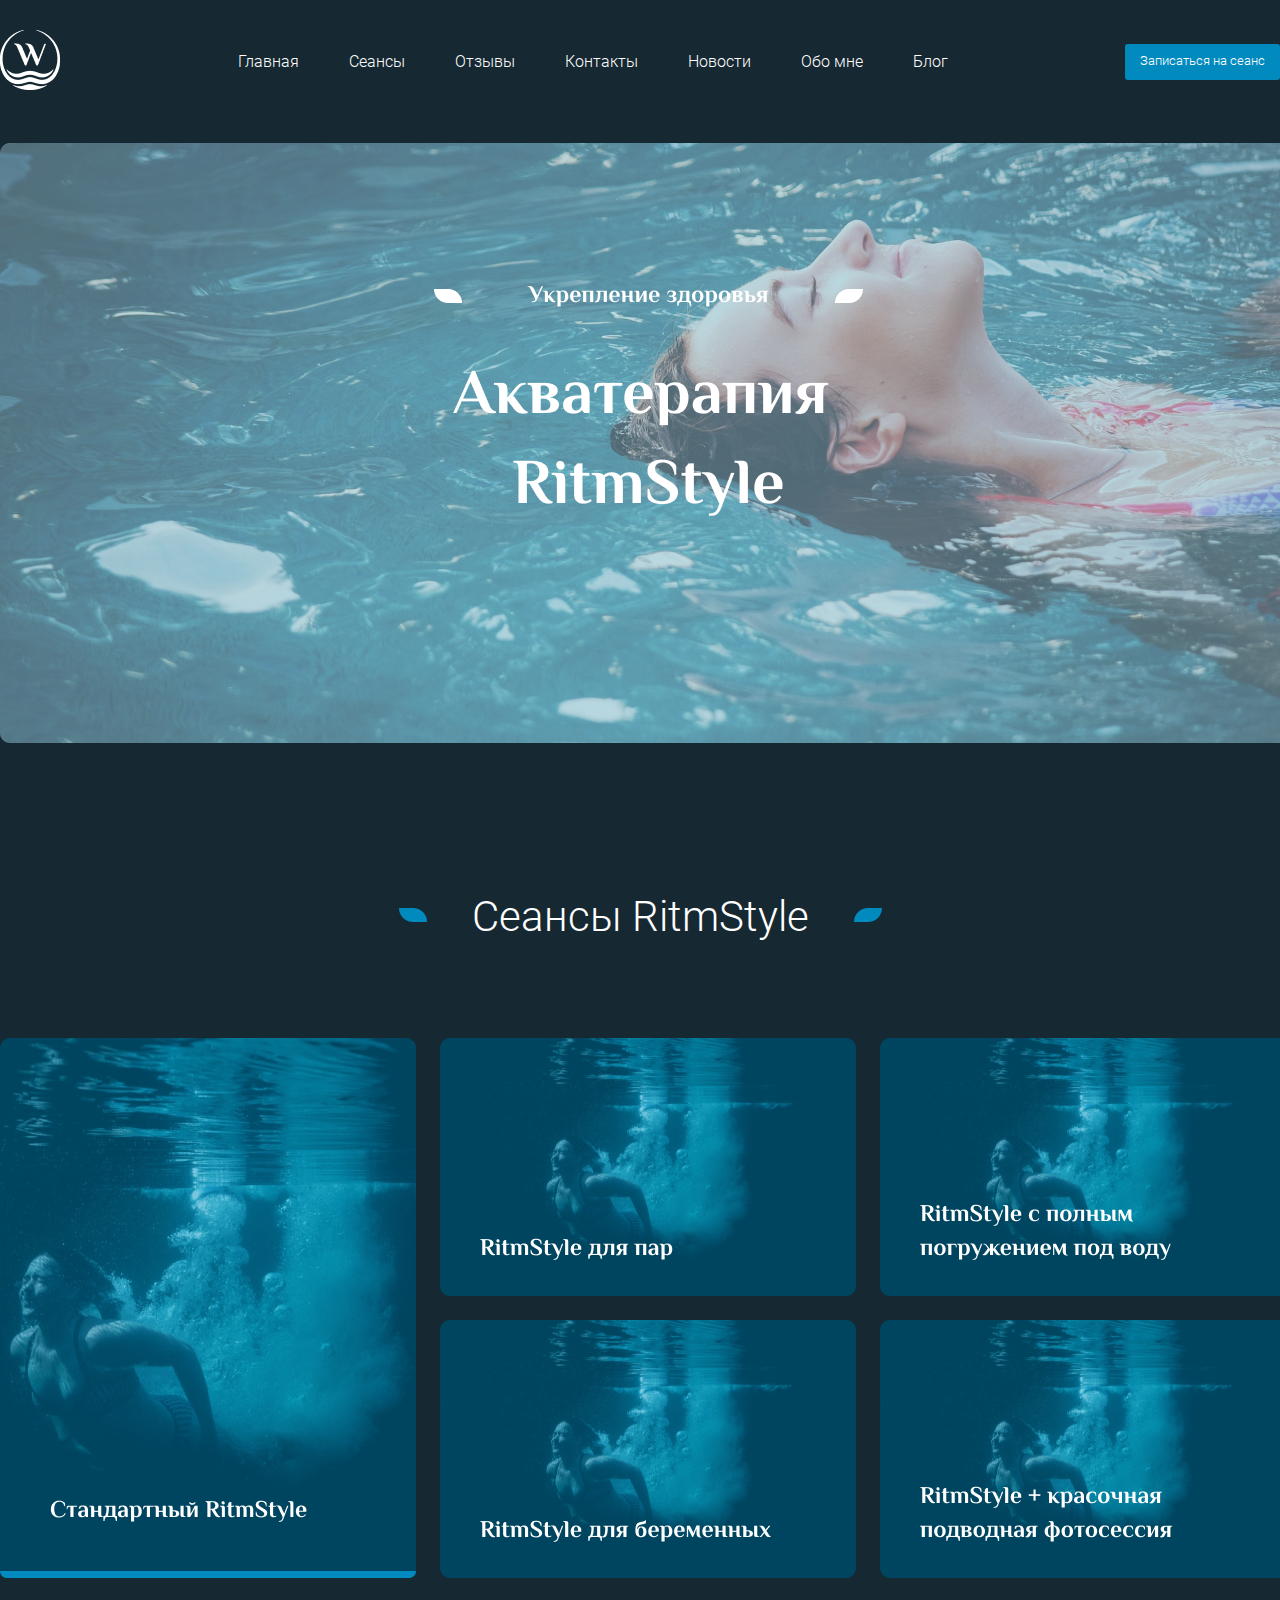
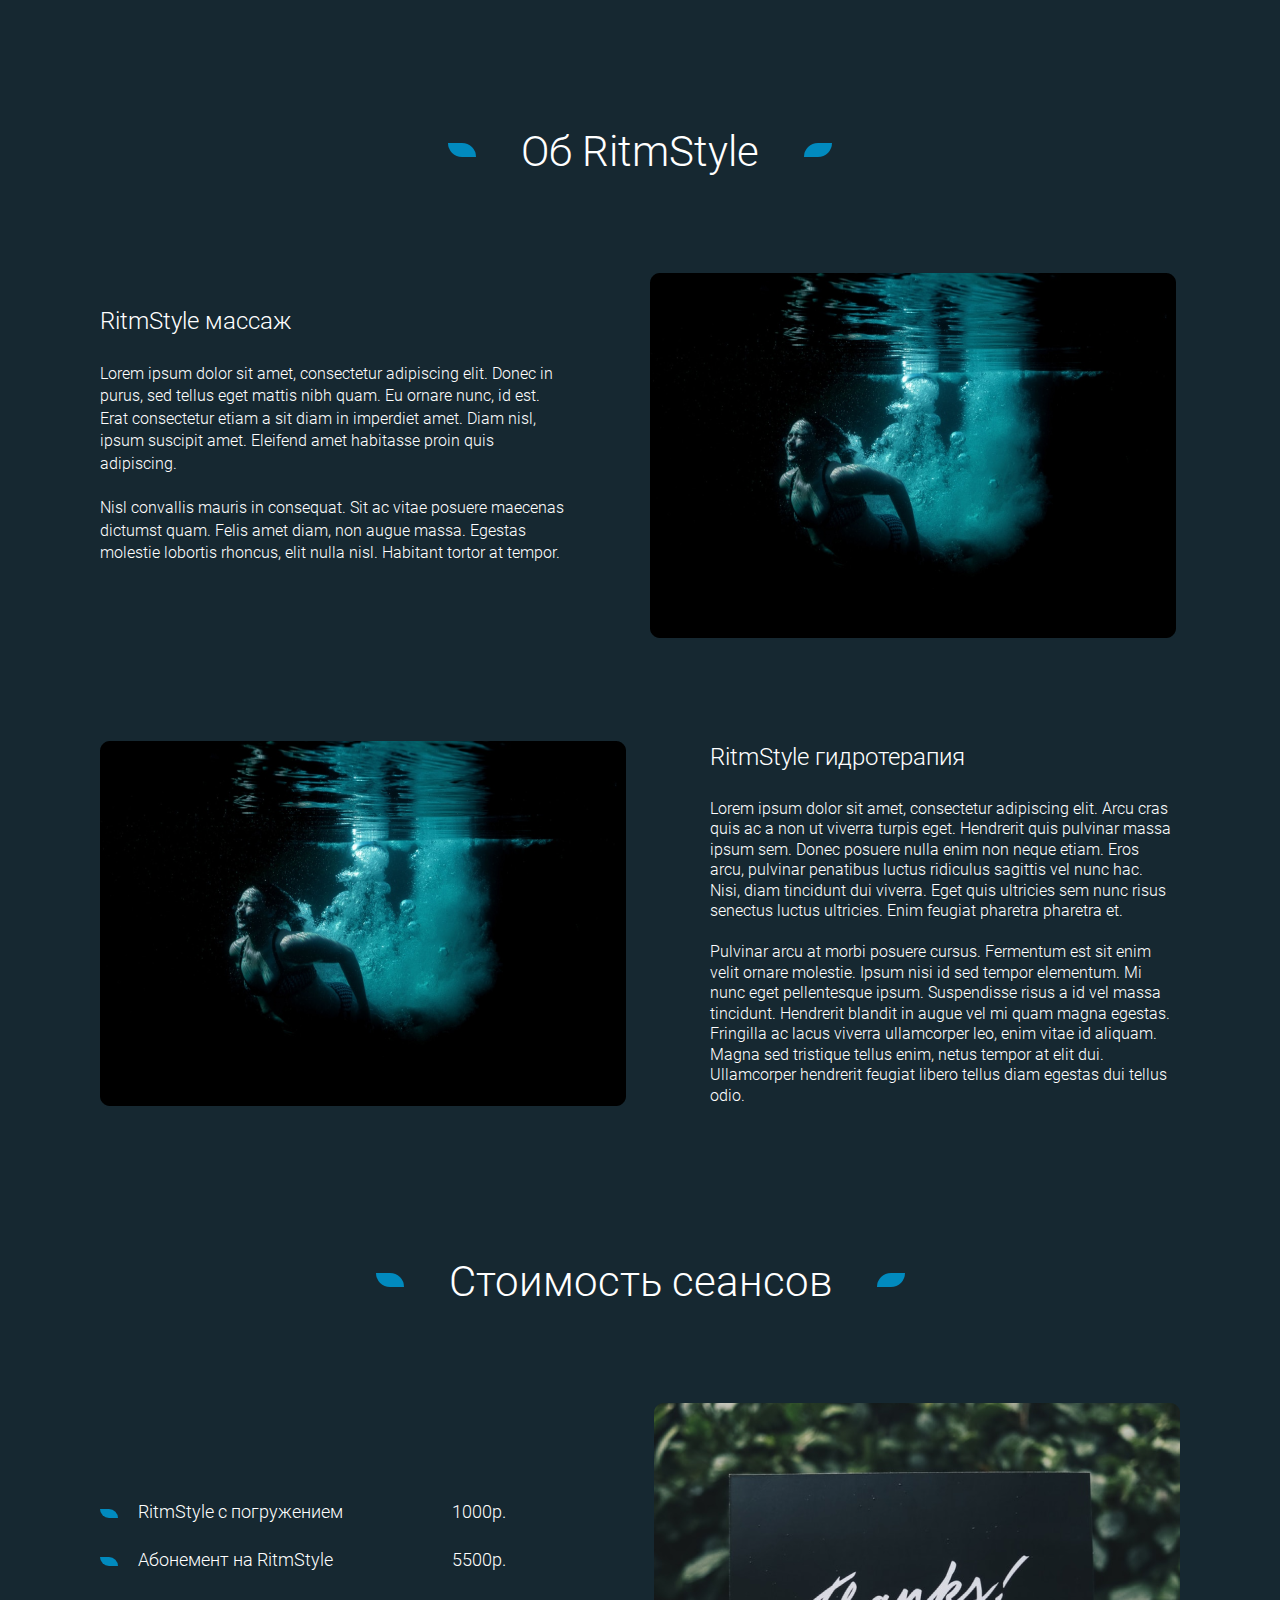
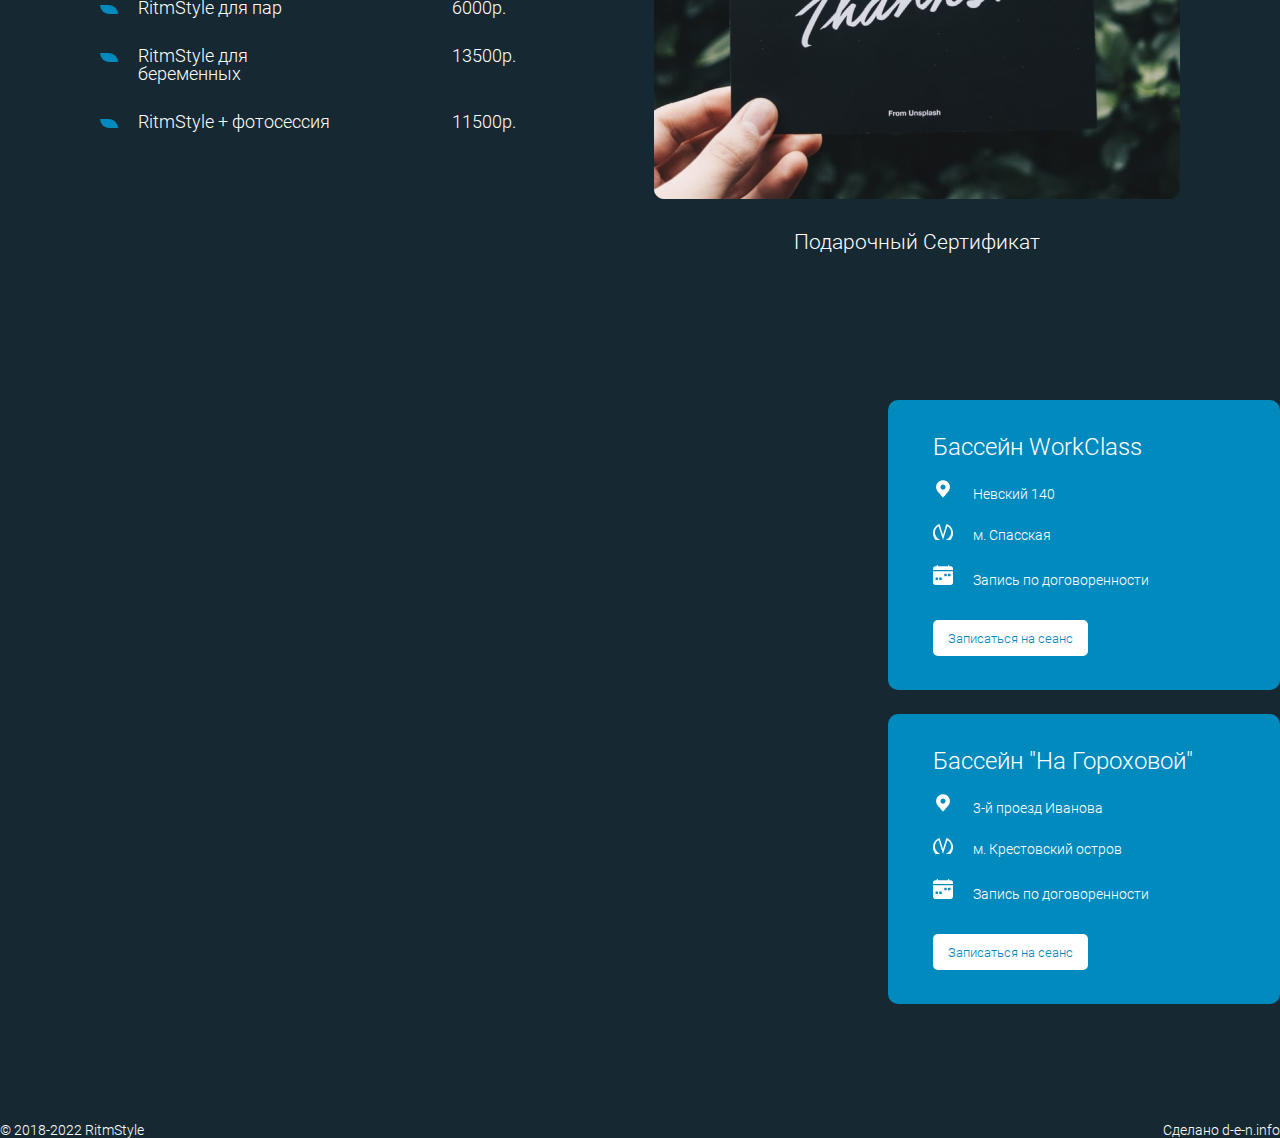
<file: index.html>
<!DOCTYPE html>
<html lang="ru">
<head>
    <meta charset="UTF-8">
    <meta http-equiv="X-UA-Compatible" content="IE=edge">
    <meta name="viewport" content="width=device-width, initial-scale=1.0">
    <link rel="stylesheet" href="css/normalize.css">
    <link rel="stylesheet" href="css/reset.css">
    <link rel="stylesheet" href="css/style.css">
    <title>Aquatherapy</title>
</head>
<body>
    <!-- Первая секция -->
    <section class="header">

        <!-- Контейнер -->
        <div class="header-container container">

            <!-- Логотип -->
            <div class="header-logo">
                <img src="img/Group 1.png" alt="logo">
            </div>

            <!-- Навигационное меню -->
            <div class="header-nav">
                <ul class="nav-item">
                    <li class="list"><a class="list-href" href="index.html">Главная</a></li>
                    <li class="list"><a class="list-href" href="#anchor-1">Сеансы</a></li>
                    <li class="list"><a class="list-href" href="#">Отзывы</a></li>
                    <li class="list"><a class="list-href" href="#anchor-2">Контакты</a></li>
                    <li class="list"><a class="list-href" href="news.html">Новости</a></li>
                    <li class="list"><a class="list-href" href="about.html">Обо мне</a></li>
                    <li class="list"><a class="list-href" href="blog.html">Блог</a></li>
                </ul>
            </div>
            <!-- Кнопка -->
            <div class="header-button">
                <button class="button">Записаться на сеанс</button>
            </div>
        </div>
    </section>

    <!-- Вторая секция -->
    <section class="second-section">
        <div class="second-section__container container">
            <img src="img/first-screen.png" alt="">
        </div>
    </section>

    <!-- Третья секция -->
    <section id="anchor-1" class="third-section">

        <!-- Контейнер -->
        <div class="third-section__container container">

            <!-- Заголовок -->
            <div class="third-section__title">
                <div class="third-section__title-item rectangle-left"></div>
                <h1 class="third-section__title-item third-section-title">Сеансы RitmStyle</h1>
                <div class="third-section__title-item rectangle-right"></div>
            </div>

            <!-- Карточки -->
            <div class="cards">
                <div class="card-item first-card">
                    <img src="img/card 1.png" alt="">
                </div>
                <!-- Верхние -->
                <div class="top-cards">
                    <div class="card-item second-card">
                        <img src="img/card 2.png" alt="">
                    </div>
                    <div class="card-item third-card">
                        <img src="img/card 4.png" alt="">
                    </div>
                </div>
                <!-- Нижние -->
                <div class="bottom-cards">
                    <div class="card-item four-card">
                        <img src="img/card 3.png" alt="">
                    </div>
                    <div class="card-item five-card">
                        <img src="img/card 5.png" alt="">
                    </div>
                </div>
            </div>
        </div>
    </section>

    <!-- Четвёртая секция -->
    <section class="four-section">
        <div class="four-section__container">

            <!-- Заголовок -->
            <div class="four-section__title">
                <div class="four-section__title-item rectangle-left"></div>
                <h1 class="four-section__title-item four-section__title-title">Об RitmStyle</h1>
                <div class="four-section__title-item rectangle-right"></div>
            </div>

            <!-- Информация сверху -->
            <div class="four-section__top-info">
                <div class="top-info">
                    <h1 class="top-info__title">RitmStyle массаж </h1>
                    <p class="top-info__text">Lorem ipsum dolor sit amet, consectetur adipiscing elit. Donec in purus, sed tellus eget mattis nibh quam. Eu ornare nunc, id est. Erat consectetur etiam a sit diam in imperdiet amet. Diam nisl, ipsum suscipit amet. Eleifend amet habitasse proin quis adipiscing. <br> <br>
                    Nisl convallis mauris in consequat. Sit ac vitae posuere maecenas dictumst quam. Felis amet diam, non augue massa. Egestas molestie lobortis rhoncus, elit nulla nisl. Habitant tortor at tempor.</p>
                </div>
                <div class="top-info__image">
                    <img src="img/Картинка.png" alt="">
                </div>
            </div>

            <!-- Информация снизу -->
            <div class="four-section__bottom-info">
                <div class="bottom-info__image">
                    <img src="img/Картинка.png" alt="">
                </div>
                <div class="bottom-info">
                    <h1 class="bottom-info__title">RitmStyle гидротерапия</h1>
                    <p class="bottom-info__text">Lorem ipsum dolor sit amet, consectetur adipiscing elit. Arcu cras quis ac a non ut viverra turpis eget. Hendrerit quis pulvinar massa ipsum sem. Donec posuere nulla enim non neque etiam. Eros arcu, pulvinar penatibus luctus ridiculus sagittis vel nunc hac. Nisi, diam tincidunt dui viverra. Eget quis ultricies sem nunc risus senectus luctus ultricies. Enim feugiat pharetra pharetra et. <br> <br>
                    Pulvinar arcu at morbi posuere cursus. Fermentum est sit enim velit ornare molestie. Ipsum nisi id sed tempor elementum. Mi nunc eget pellentesque ipsum. Suspendisse risus a id vel massa tincidunt. Hendrerit blandit in augue vel mi quam magna egestas. Fringilla ac lacus viverra ullamcorper leo, enim vitae id aliquam. Magna sed tristique tellus enim, netus tempor at elit dui. Ullamcorper hendrerit feugiat libero tellus diam egestas dui tellus odio.</p>
                </div>
            </div>
        </div>
    </section>

    <!-- Пятая секция -->
    <section class="five-section">
        <div class="five-section__container">

            <!-- Заголовок -->
            <div class="five-section__title">
                <div class="five-section__title-item rectangle-left"></div>
                <h1 class="five-section__title-item five-section__title-title">Стоимость сеансов</h1>
                <div class="five-section__title-item rectangle-right"></div>
            </div>

            <div class="five-section__info">

                <!-- Таблица -->
                <div class="five-section__info-table">
                    <table class="table">
                        <tr>
                            <td><div class="table-rectangle"></div></td>
                            <td class="table-text">RitmStyle с погружением</td>
                            <td class="table-price">1000р.</td>
                        </tr>
                        <tr>
                            <td><div class="table-rectangle"></div></td>
                            <td class="table-text">Абонемент на RitmStyle</td>
                            <td class="table-price">5500р.</td>
                        </tr>
                        <tr>
                            <td><div class="table-rectangle"></div></td>
                            <td class="table-text">RitmStyle для пар</td>
                            <td class="table-price">6000р.</td>
                        </tr>
                        <tr>
                            <td><div class="table-rectangle"></div></td>
                            <td class="table-text">RitmStyle для беременных</td>
                            <td class="table-price">13500р.</td>
                        </tr>
                        <tr>
                            <td><div class="table-rectangle"></div></td>
                            <td class="table-text">RitmStyle +  фотосессия</td>
                            <td class="table-price">11500р.</td>
                        </tr>
                    </table>
                </div>


                <div class="five-section__info-image">
                    <figure>
                        <img src="img/Сертификат.png" alt="">
                        <figcaption class="five-section__info-image_text">Подарочный Сертификат</figcaption>
                    </figure>
                </div>
            </div>
            
        </div>
    </section>

    <!-- Шестая секция -->
    <section id="anchor-2" class="six-section">
        <div class="container">

            <!-- Обёртка -->
            <div class="six-section__wrapper">

                <!-- Карта -->
                <div class="six-section__maps">
                    <iframe src="https://yandex.ru/map-widget/v1/?um=constructor%3A2807f53787b63cbba6888018744272a5c44c00a6f7bb7e2341bbb077b1bab03e&amp;source=constructor" width="856" height="604" frameborder="0"></iframe>
                </div>


                <div class="six-section__location">

                    <!-- Первый блок -->
                    <div class="six-section__block ">
                        <h1 class="six-section__block-title">Бассейн WorkClass</h1>
                        <table class="six-section__table">
                            <tr>
                                <td class="six-section__table-item"><img src="img/location-filled.png" alt=""></td>
                                <td class="six-section__table-text">Невский 140</td>
                            </tr>
                            <tr>
                                <td class="six-section__table-item"><img src="img/Spb_metro_logo 1.png" alt=""></td>
                                <td class="six-section__table-text">м. Спасская</td>
                            </tr>
                            <tr>
                                <td class="six-section__table-item"><img src="img/bi_calendar-week-fill.png" alt=""></td>
                                <td class="six-section__table-text">Запись по договоренности</td>
                            </tr>
                        </table>
                        <button class="six-section__button">
                            <span class="span">Записаться на сеанс</span>
                        </button>
                    </div>

                    <!-- Второй блок -->
                    <div class="six-section__block ">

                        <h1 class="six-section__block-title">Бассейн "На Гороховой"</h1>
                        <table class="six-section__table">
                            <tr>
                                <td class="six-section__table-item"><img src="img/location-filled.png" alt=""></td>
                                <td class="six-section__table-text">3-й проезд Иванова</td>
                            </tr>
                            <tr>
                                <td class="six-section__table-item"><img src="img/Spb_metro_logo 1.png" alt=""></td>
                                <td class="six-section__table-text">м. Крестовский остров</td>
                            </tr>
                            <tr>
                                <td class="six-section__table-item"><img src="img/bi_calendar-week-fill.png" alt=""></td>
                                <td class="six-section__table-text">Запись по договоренности</td>
                            </tr>
                        </table>
                        <button class="six-section__button">
                            <span class="span">Записаться на сеанс</span>
                        </button>

                    </div>
                </div>
            </div>
        </div>
    </section>

    <!-- Седьмая секция -->
    <footer class="footer-section">
        <div class="container">
            <div class="main-footer">
                <ul class="main-footer__text">
                    <li class="main-footer__list">© 2018-2022 RitmStyle</li>
                    <li class="main-footer__list">Сделано d-e-n.info</li>
                </ul>
            </div>
        </div>
    </footer>
</body>
</html>
</file>
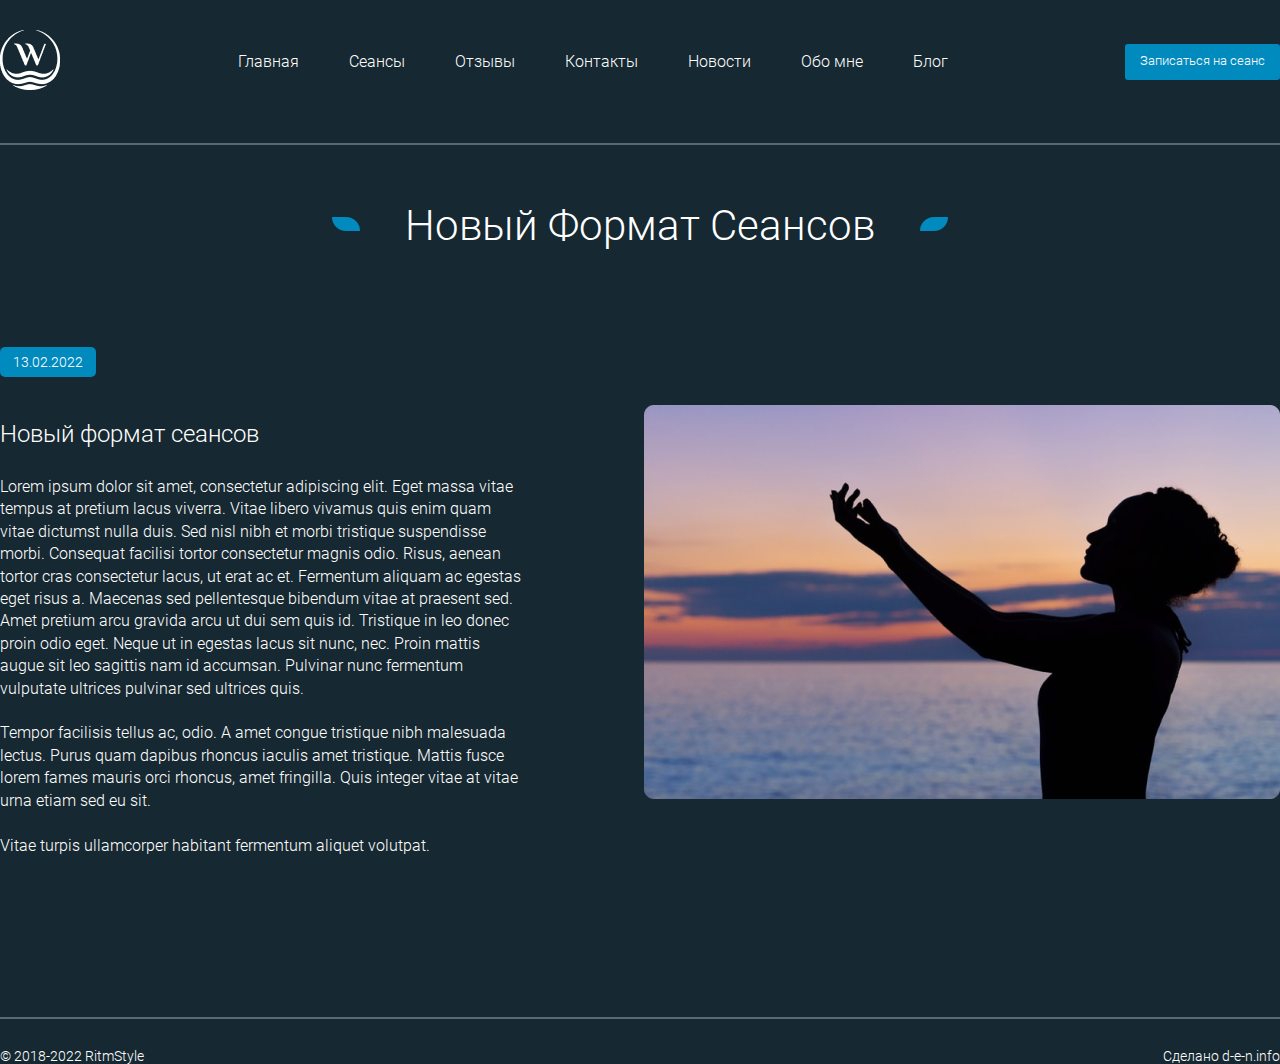
<file: about.html>
<!DOCTYPE html>
<html lang="ru">
<head>
    <meta charset="UTF-8">
    <meta http-equiv="X-UA-Compatible" content="IE=edge">
    <meta name="viewport" content="width=device-width, initial-scale=1.0">
    <link rel="stylesheet" href="css/normalize.css">
    <link rel="stylesheet" href="css/reset.css">
    <link rel="stylesheet" href="css/style.css">
    <title>Aquatherapy</title>
</head>
<body>
    
    <!-- Первая секция -->
    <section class="header">

        <!-- Контейнер -->
        <div class="header-container container">

            <!-- Логотип -->
            <div class="header-logo">
                <img src="img/Group 1.png" alt="logo">
            </div>

            <!-- Навигационное меню -->
            <div class="header-nav">
                <ul class="nav-item">
                    <li class="list"><a class="list-href" href="index.html">Главная</a></li>
                    <li class="list"><a class="list-href" href="#">Сеансы</a></li>
                    <li class="list"><a class="list-href" href="#">Отзывы</a></li>
                    <li class="list"><a class="list-href" href="#">Контакты</a></li>
                    <li class="list"><a class="list-href" href="news.html">Новости</a></li>
                    <li class="list"><a class="list-href" href="about.html">Обо мне</a></li>
                    <li class="list"><a class="list-href" href="blog.html">Блог</a></li>
                </ul>
            </div>
            <!-- Кнопка -->
            <div class="header-button">
                <button class="button">Записаться на сеанс</button>
            </div>
        </div>
        <hr class="hr hr-top">
    </section>

    <!-- Секция обо мне -->
    <section class="about-section">
        <!-- Контейнер -->
        <div class="container">
            <!-- Заголовок -->
            <div class="about-section__title">
                <div class="about-section__title-item rectangle-left"></div>
                <h1 class="about-section__title-item about-section__title-title">Новый Формат Сеансов</h1>
                <div class="about-section__title-item rectangle-right"></div>
            </div>

            <!-- Информация -->
            <div class="about-section__info">
                <!-- Левая Обёртка -->
                <div class="about-section__left-wrapper">
                    <button class="about-section__button">13.02.2022</button>
                    <h1 class="about-section__left-wrapper_title">Новый формат сеансов</h1>
                    <p class="about-section__left-wrapper_text">Lorem ipsum dolor sit amet, consectetur adipiscing elit. Eget massa vitae tempus at pretium lacus viverra. Vitae libero vivamus quis enim quam vitae dictumst nulla duis. Sed nisl nibh et morbi tristique suspendisse morbi. Consequat facilisi tortor consectetur magnis odio. Risus, aenean tortor cras consectetur lacus, ut erat ac et. Fermentum aliquam ac egestas eget risus a. Maecenas sed pellentesque bibendum vitae at praesent sed. Amet pretium arcu gravida arcu ut dui sem quis id. Tristique in leo donec proin odio eget. Neque ut in egestas lacus sit nunc, nec. Proin mattis augue sit leo sagittis nam id accumsan. Pulvinar nunc fermentum vulputate ultrices pulvinar sed ultrices quis. <br> <br>
                        Tempor facilisis tellus ac, odio. A amet congue tristique nibh malesuada lectus. Purus quam dapibus rhoncus iaculis amet tristique. Mattis fusce lorem fames mauris orci rhoncus, amet fringilla. Quis integer vitae at vitae urna etiam sed eu sit. <br> <br>
                        Vitae turpis ullamcorper habitant fermentum aliquet volutpat. </p>

                </div>

                <!-- Правая Обёртка -->
                <div class="about-section__right-wrapper">
                    <img src="img/about-img.png" alt="">
                </div>
            </div>
            
        </div>
    </section>

    <!-- Нижняя секция -->
    <footer class="footer-section">
        <div class="container">
            <hr class="hr hr-bottom">
            <div class="main-footer">
                <ul class="main-footer__text">
                    <li class="main-footer__list">© 2018-2022 RitmStyle</li>
                    <li class="main-footer__list">Сделано d-e-n.info</li>
                </ul>
            </div>
        </div>
    </footer>




</body>
</html>
</file>
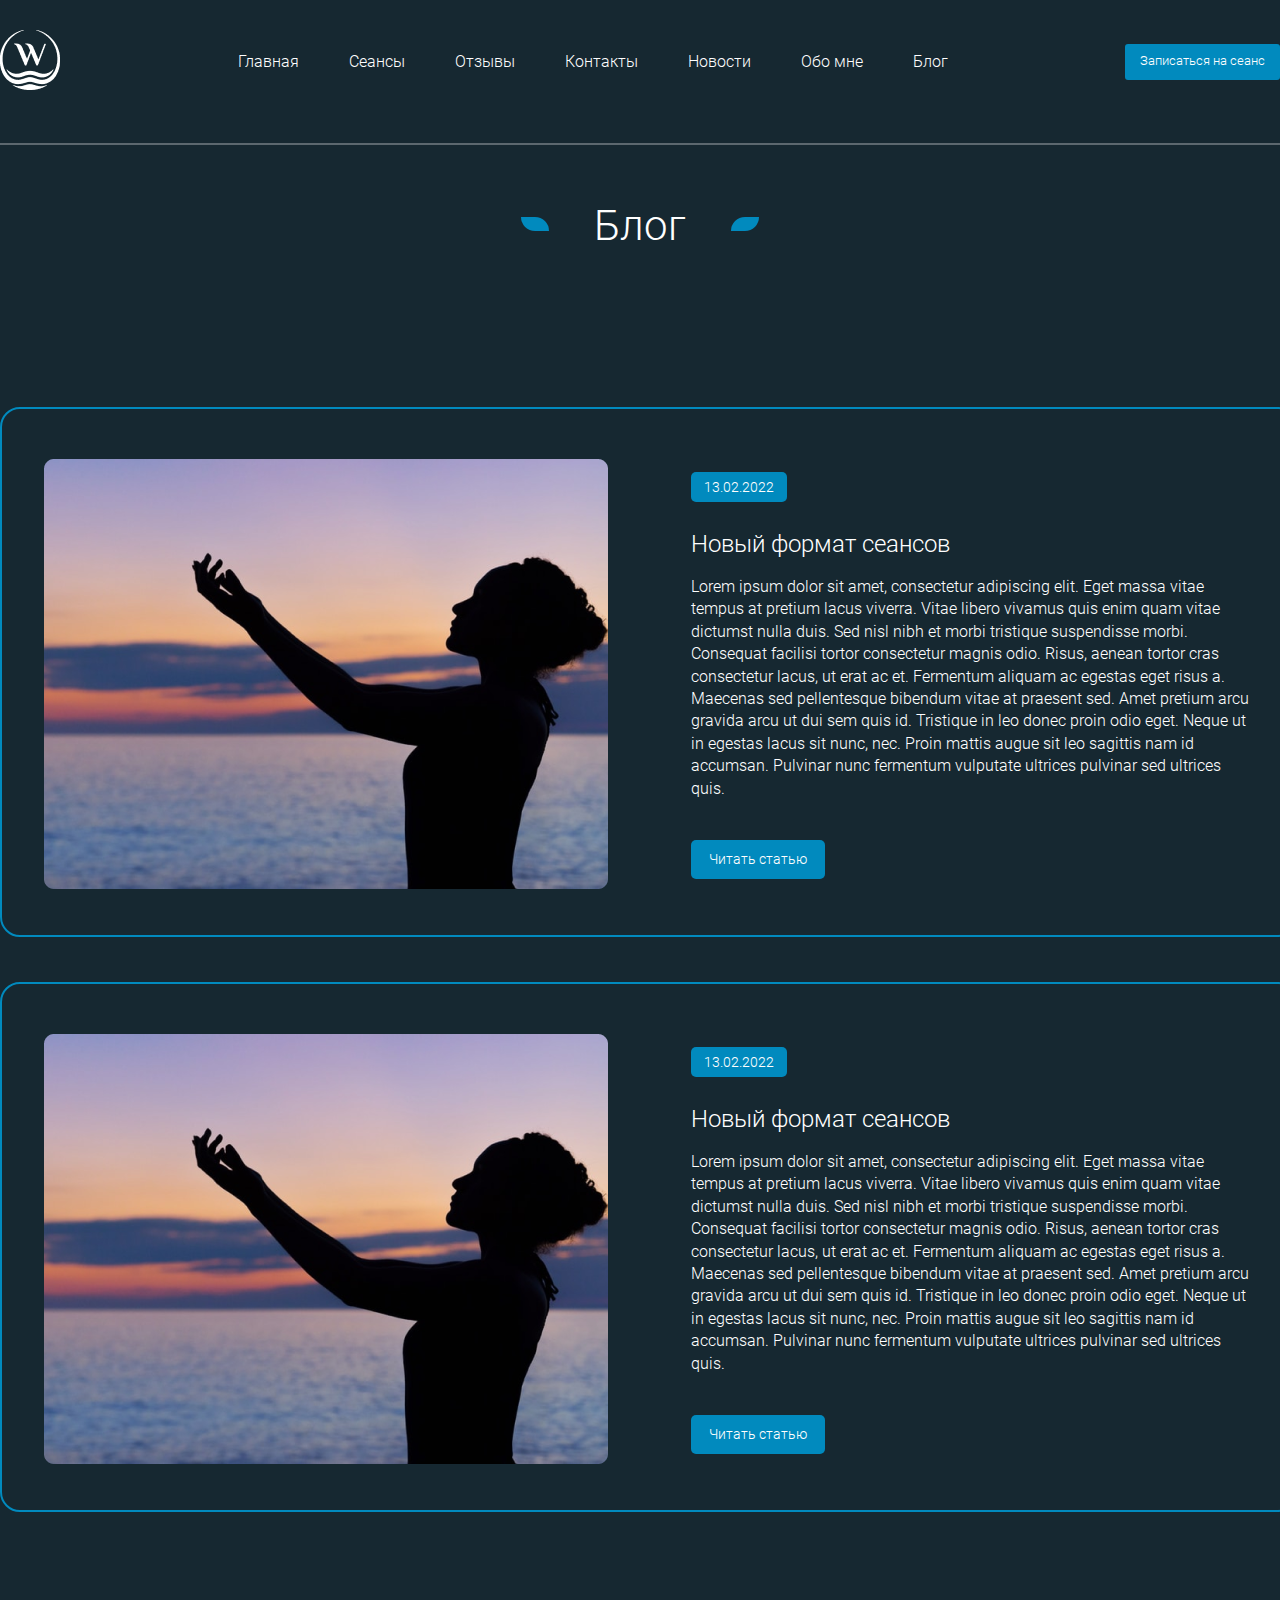
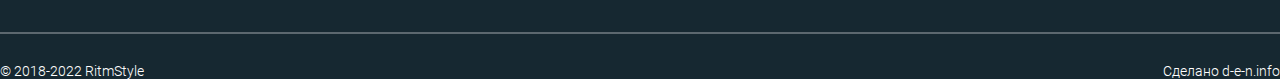
<file: blog.html>
<!DOCTYPE html>
<html lang="ru">
<head>
    <meta charset="UTF-8">
    <meta http-equiv="X-UA-Compatible" content="IE=edge">
    <meta name="viewport" content="width=device-width, initial-scale=1.0">
    <link rel="stylesheet" href="css/normalize.css">
    <link rel="stylesheet" href="css/reset.css">
    <link rel="stylesheet" href="css/style.css">
    <title>Aquatherapy</title>
</head>
<body>
    
    <!-- Первая секция -->
    <section class="header">

        <!-- Контейнер -->
        <div class="header-container container">

            <!-- Логотип -->
            <div class="header-logo">
                <img src="img/Group 1.png" alt="logo">
            </div>

            <!-- Навигационное меню -->
            <div class="header-nav">
                <ul class="nav-item">
                    <li class="list"><a class="list-href" href="index.html">Главная</a></li>
                    <li class="list"><a class="list-href" href="#">Сеансы</a></li>
                    <li class="list"><a class="list-href" href="#">Отзывы</a></li>
                    <li class="list"><a class="list-href" href="#">Контакты</a></li>
                    <li class="list"><a class="list-href" href="news.html">Новости</a></li>
                    <li class="list"><a class="list-href" href="about.html">Обо мне</a></li>
                    <li class="list"><a class="list-href" href="blog.html">Блог</a></li>
                </ul>
            </div>
            <!-- Кнопка -->
            <div class="header-button">
                <button class="button">Записаться на сеанс</button>
            </div>
        </div>
        <hr class="hr hr-top">
    </section>

    <!-- Секция Блог -->
    <section class="section-blog">
        <!-- Контейнер -->
        <div class="container">
            <!-- Заголовок -->
            <div class="section-blog__title">
                <div class="section-blog__title-item rectangle-left"></div>
                <h1 class="section-blog__title-item section-blog__title-title">Блог</h1>
                <div class="section-blog__title-item rectangle-right"></div>
            </div>

            <!-- Обёртка -->
            <div class="section-blog__wrapper section-blog__wrapper-top">
                <!-- Обёртка частей -->
                <div class="wrapper-parts">
                    <!-- Левая часть -->
                    <div class="left-part">
                        <img src="img/blog-img.png" alt="">
                    </div>

                    <!-- Правая часть -->
                    <div class="right-part">
                        <button class="right-part__button-top">13.02.2022</button>
                        <h1 class="right-part__title">Новый формат сеансов</h1>
                        <p class="right-part__text">Lorem ipsum dolor sit amet, consectetur adipiscing elit. Eget massa vitae tempus at pretium lacus viverra. Vitae libero vivamus quis enim quam vitae dictumst nulla duis. Sed nisl nibh et morbi tristique suspendisse morbi. Consequat facilisi tortor consectetur magnis odio. Risus, aenean tortor cras consectetur lacus, ut erat ac et. Fermentum aliquam ac egestas eget risus a. Maecenas sed pellentesque bibendum vitae at praesent sed. Amet pretium arcu gravida arcu ut dui sem quis id. Tristique in leo donec proin odio eget. Neque ut in egestas lacus sit nunc, nec. Proin mattis augue sit leo sagittis nam id accumsan. Pulvinar nunc fermentum vulputate ultrices pulvinar sed ultrices quis.</p>
                        <button class="right-part__button-bottom">Читать статью</button>
                    </div>
                </div>
            </div>


            <!-- Обёртка -->
            <div class="section-blog__wrapper section-blog__wrapper-bottom">
                <!-- Обёртка частей -->
                <div class="wrapper-parts">
                    <!-- Левая часть -->
                    <div class="left-part">
                        <img src="img/blog-img.png" alt="">
                    </div>

                    <!-- Правая часть -->
                    <div class="right-part">
                        <button class="right-part__button-top">13.02.2022</button>
                        <h1 class="right-part__title">Новый формат сеансов</h1>
                        <p class="right-part__text">Lorem ipsum dolor sit amet, consectetur adipiscing elit. Eget massa vitae tempus at pretium lacus viverra. Vitae libero vivamus quis enim quam vitae dictumst nulla duis. Sed nisl nibh et morbi tristique suspendisse morbi. Consequat facilisi tortor consectetur magnis odio. Risus, aenean tortor cras consectetur lacus, ut erat ac et. Fermentum aliquam ac egestas eget risus a. Maecenas sed pellentesque bibendum vitae at praesent sed. Amet pretium arcu gravida arcu ut dui sem quis id. Tristique in leo donec proin odio eget. Neque ut in egestas lacus sit nunc, nec. Proin mattis augue sit leo sagittis nam id accumsan. Pulvinar nunc fermentum vulputate ultrices pulvinar sed ultrices quis.</p>
                        <button class="right-part__button-bottom">Читать статью</button>
                    </div>
                </div>
            </div>


        </div>
    </section>


    <!-- Нижняя секция -->
    <footer class="footer-section">
        <div class="container">
            <hr class="hr hr-bottom">
            <div class="main-footer">
                <ul class="main-footer__text">
                    <li class="main-footer__list">© 2018-2022 RitmStyle</li>
                    <li class="main-footer__list">Сделано d-e-n.info</li>
                </ul>
            </div>
        </div>
    </footer>

</body>
</html>
</file>
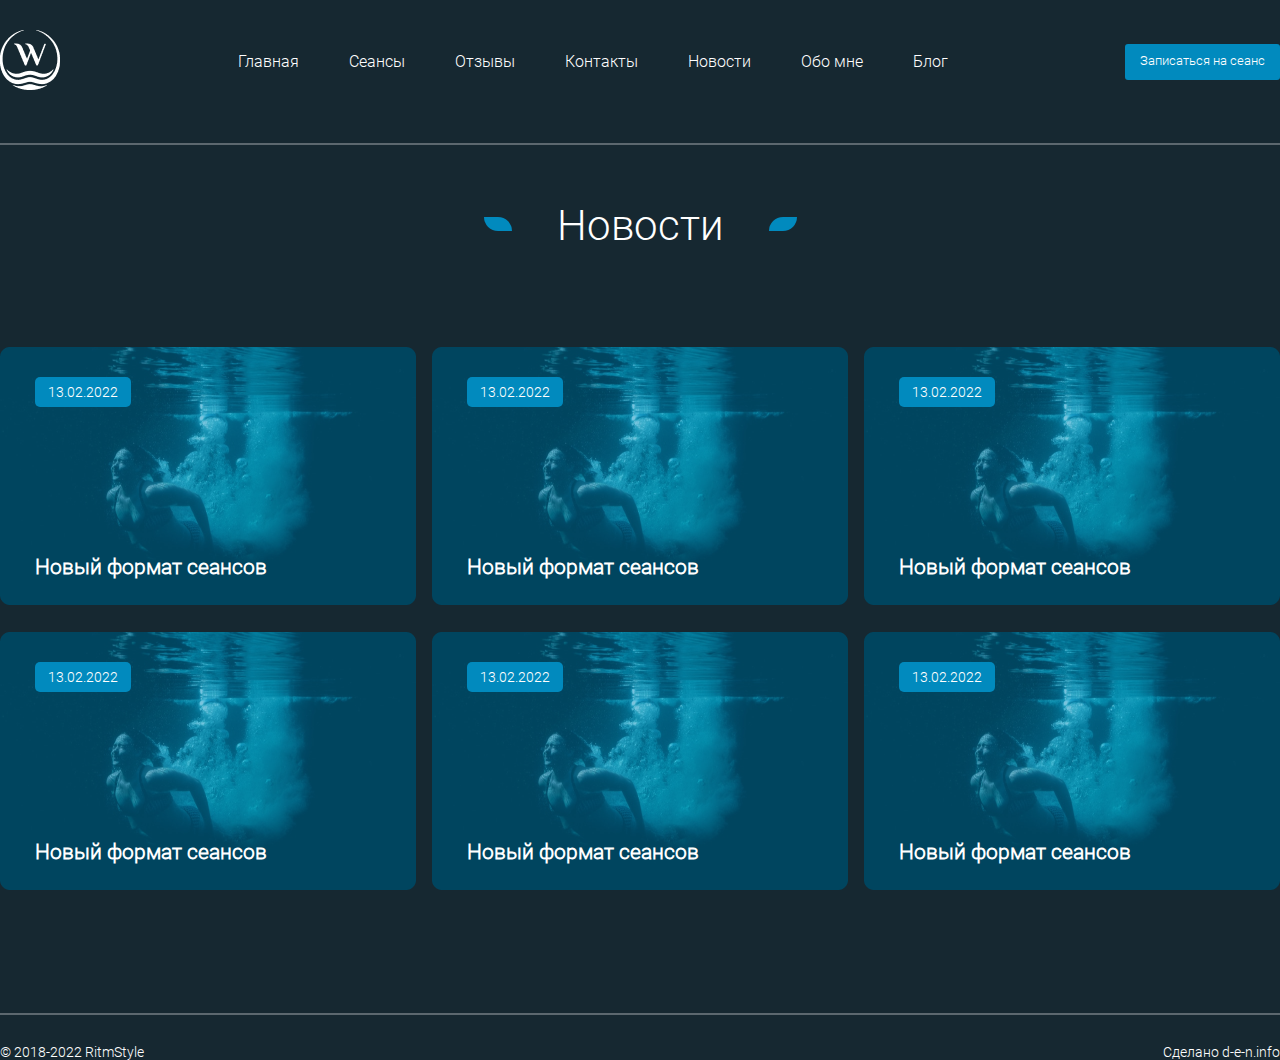
<file: news.html>
<!DOCTYPE html>
<html lang="ru">
<head>
    <meta charset="UTF-8">
    <meta http-equiv="X-UA-Compatible" content="IE=edge">
    <meta name="viewport" content="width=device-width, initial-scale=1.0">
    <link rel="stylesheet" href="css/normalize.css">
    <link rel="stylesheet" href="css/reset.css">
    <link rel="stylesheet" href="css/style.css">
    <title>Aquatherapy</title>
</head>
<body>
    
    <!-- Первая секция -->
    <section class="header">

        <!-- Контейнер -->
        <div class="header-container container">

            <!-- Логотип -->
            <div class="header-logo">
                <img src="img/Group 1.png" alt="logo">
            </div>

            <!-- Навигационное меню -->
            <div class="header-nav">
                <ul class="nav-item">
                    <li class="list"><a class="list-href" href="index.html">Главная</a></li>
                    <li class="list"><a class="list-href" href="#">Сеансы</a></li>
                    <li class="list"><a class="list-href" href="#">Отзывы</a></li>
                    <li class="list"><a class="list-href" href="#">Контакты</a></li>
                    <li class="list"><a class="list-href" href="news.html">Новости</a></li>
                    <li class="list"><a class="list-href" href="about.html">Обо мне</a></li>
                    <li class="list"><a class="list-href" href="blog.html">Блог</a></li>
                </ul>
            </div>
            <!-- Кнопка -->
            <div class="header-button">
                <button class="button">Записаться на сеанс</button>
            </div>
        </div>
        <hr class="hr hr-top">
    </section>

    <!-- Секция Новости -->
    <section class="section-news">
        <!-- Контейнер -->
        <div class="container">
            <!-- Заголовок -->
            <div class="section-news__title">
                <div class="section-news__title-item rectangle-left"></div>
                <h1 class="section-news__title-item section-news__title-title">Новости</h1>
                <div class="section-news__title-item rectangle-right"></div>
            </div>

            <!-- Информация -->

            <!-- Верхняя линия -->

            <div class="section-news__top-line">
                <div class="section-news__card">
                    <img src="img/news-photo.png" alt="">
                    <button class="section-news__button">13.02.2022</button>
                    <p class="section-news__text">Новый формат сеансов</p>
                </div>

                <div class="section-news__card">
                    <img src="img/news-photo.png" alt="">
                    <button class="section-news__button">13.02.2022</button>
                    <p class="section-news__text">Новый формат сеансов</p>
                </div>

                <div class="section-news__card">
                    <img src="img/news-photo.png" alt="">
                    <button class="section-news__button">13.02.2022</button>
                    <p class="section-news__text">Новый формат сеансов</p>
                </div>

            </div>


            <!-- Нижняя линия -->
            <div class="section-news__bottom-line">
                
                <div class="section-news__card">
                    <img src="img/news-photo.png" alt="">
                    <button class="section-news__button">13.02.2022</button>
                    <p class="section-news__text">Новый формат сеансов</p>
                </div>

                <div class="section-news__card">
                    <img src="img/news-photo.png" alt="">
                    <button class="section-news__button">13.02.2022</button>
                    <p class="section-news__text">Новый формат сеансов</p>
                </div>

                <div class="section-news__card">
                    <img src="img/news-photo.png" alt="">
                    <button class="section-news__button">13.02.2022</button>
                    <p class="section-news__text">Новый формат сеансов</p>
                </div>

            </div>



        </div>
    </section>
    
    <!-- Нижняя секция -->
    <footer class="footer-section">
        <div class="container">
            <hr class="hr hr-bottom">
            <div class="main-footer">
                <ul class="main-footer__text">
                    <li class="main-footer__list">© 2018-2022 RitmStyle</li>
                    <li class="main-footer__list">Сделано d-e-n.info</li>
                </ul>
            </div>
        </div>
    </footer>



</body>
</html>
</file>
<file: css/style.css>
* {
  box-sizing: border-box;
}

@font-face {
  font-family: "Roboto";
  src: url(../fonts/Roboto-Light.ttf);
}
html {
  font-family: Roboto;
}

body {
  background-color: #162831;
}

.container {
  max-width: 1298px;
  margin: 0 auto;
}

.header-container {
  display: flex;
  flex-direction: row;
  justify-content: space-between;
  margin-top: 30px;
  margin-bottom: 50px;
}

.header-nav {
  display: flex;
  align-items: center;
}

.nav-item {
  display: flex;
  flex-direction: row;
}

.list {
  margin-right: 50px;
}

.list:last-child {
  margin-right: 0px;
}

.list-href {
  text-decoration: none;
  color: white;
}

.list-href:hover {
  opacity: 0.5;
}

.header-button {
  display: flex;
  align-items: center;
}

.button {
  width: 155px;
  height: 36px;
  background-color: #018ABE;
  border: none;
  border-radius: 3px;
  color: white;
  font-size: 13px;
  cursor: pointer;
}

.button:hover {
  opacity: 0.7;
}

.second-section {
  margin-bottom: 150px;
}

.third-section {
  margin-bottom: 150px;
}

.third-section__title {
  display: flex;
  flex-direction: row;
  justify-content: center;
}

.title-list {
  margin-right: 45px;
}

.third-section-title {
  font-size: 42px;
  color: white;
  margin-bottom: 100px;
}

.rectangle-left {
  width: 28px;
  height: 14px;
  background: #018ABE;
  border-radius: 0px 50px;
  margin-top: 12px;
}

.rectangle-right {
  width: 28px;
  height: 14px;
  background: #018ABE;
  border-radius: 50px 0px;
  margin-top: 12px;
}

.third-section__title-item {
  margin-right: 45px;
}

.third-section__title-item:last-child {
  margin-right: 0px;
}

.card-item {
  margin-right: 24px;
  cursor: pointer;
}

.card-item:hover {
  opacity: 0.7;
}

.cards {
  display: flex;
}

.second-card {
  padding-bottom: 21px;
}

.four-card {
  padding-bottom: 21px;
}

.four-section {
  margin-bottom: 150px;
}

.four-section__container {
  max-width: 1080px;
  margin: 0 auto;
}

.four-section__title {
  display: flex;
  flex-direction: row;
  justify-content: center;
}

.four-section__title-title {
  font-size: 42px;
  color: white;
  margin-bottom: 100px;
}

.four-section__title-item {
  margin-right: 45px;
}

.four-section__title-item:last-child {
  margin-right: 0px;
}

.top-info {
  width: 466px;
  height: 234px;
  margin-right: 84px;
  margin-top: 36px;
}

.top-info__title {
  font-size: 24px;
  color: white;
  margin-bottom: 30px;
}

.top-info__text {
  font-size: 16px;
  color: white;
  line-height: 140%;
}

.four-section__top-info {
  display: flex;
  flex-direction: row;
  margin-bottom: 100px;
}

.four-section__bottom-info {
  display: flex;
  flex-direction: row;
}

.bottom-info__image {
  margin-right: 84px;
}

.bottom-info {
  width: 466px;
  height: 366px;
  margin-top: 4px;
}

.bottom-info__title {
  font-size: 24px;
  color: white;
  margin-bottom: 30px;
}

.bottom-info__text {
  font-size: 16px;
  color: white;
  line-height: 128%;
}

.five-section {
  margin-bottom: 147px;
}

.five-section__container {
  max-width: 1080px;
  margin: 0 auto;
}

.five-section__title {
  display: flex;
  flex-direction: row;
  justify-content: center;
}

.five-section__title-title {
  font-size: 42px;
  color: white;
  margin-bottom: 100px;
}

.five-section__title-item {
  margin-right: 45px;
}

.five-section__title-item:last-child {
  margin-right: 0px;
}

.five-section__info {
  display: flex;
  flex-direction: row;
  justify-content: space-between;
}

.five-section__info-table {
  width: 416px;
  height: 250px;
  margin-top: 100px;
}

.table-rectangle {
  width: 18px;
  height: 9px;
  background: #018ABE;
  border-radius: 0px 50px;
  margin-right: 20px;
}

.table-text {
  padding-right: 105px;
  padding-bottom: 30px;
  color: white;
  font-size: 18px;
}

.table-price {
  color: white;
  font-size: 18px;
}

.five-section__info-image_text {
  text-align: center;
  padding-top: 30px;
  font-size: 21px;
  color: white;
}

.six-section {
  margin-bottom: 95px;
}

.six-section__wrapper {
  display: flex;
  flex-direction: row;
  justify-content: space-between;
}

iframe {
  border-radius: 10px;
}

.six-section__block {
  width: 392px;
  height: 290px;
  background: #018ABE;
  border-radius: 10px;
  margin-bottom: 24px;
}

.six-section__block-title {
  padding-top: 35px;
  padding-left: 45px;
  font-size: 24px;
  color: white;
  margin-bottom: 20px;
}

.six-section__table {
  margin-left: 45px;
}

.six-section__table-item {
  padding-right: 20px;
  padding-bottom: 22px;
}

.six-section__table-text {
  color: white;
  font-size: 14px;
}

.six-section__button {
  margin-top: 10px;
  margin-left: 45px;
  width: 155px;
  height: 36px;
  background: #FFFFFF;
  border-radius: 5px;
  border: none;
  cursor: pointer;
}

.six-section__button:hover {
  opacity: 0.6;
}

.span {
  color: #018ABE;
  font-size: 13px;
}

.footer-section {
  margin-bottom: 30px;
}

.main-footer__text {
  display: flex;
  flex-direction: row;
  justify-content: space-between;
}

.main-footer__list {
  color: white;
  font-size: 14px;
}

.section-news {
  margin-bottom: 120px;
}

.hr {
  border: 1px solid #ffffff;
  width: 1296px;
  opacity: 0.3;
}

.hr-top {
  margin-bottom: 60px;
}

.section-news__title {
  display: flex;
  flex-direction: row;
  justify-content: center;
}

.section-news__title-title {
  font-size: 42px;
  color: white;
  margin-bottom: 100px;
}

.section-news__title-item {
  margin-right: 45px;
}

.section-news__title-item:last-child {
  margin-right: 0px;
}

.section-news__top-line {
  display: flex;
  flex-direction: row;
  justify-content: space-between;
  margin-bottom: 24px;
}

.section-news__card {
  position: relative;
}

.section-news__button {
  position: absolute;
  top: 30px;
  left: 35px;
  width: 96px;
  height: 30px;
  background: #018ABE;
  border-radius: 5px;
  border: none;
  color: white;
  font-size: 14px;
}

.section-news__button:hover {
  opacity: 0.9;
  cursor: pointer;
}

.section-news__text {
  position: absolute;
  bottom: 30px;
  left: 35px;
  font-size: 21px;
  color: white;
  font-weight: 700;
}

.section-news__bottom-line {
  display: flex;
  flex-direction: row;
  justify-content: space-between;
}

.hr-bottom {
  margin-bottom: 30px;
}

.about-section {
  margin-bottom: 160px;
}

.about-section__title {
  display: flex;
  flex-direction: row;
  justify-content: center;
}

.about-section__title-title {
  font-size: 42px;
  color: white;
  margin-bottom: 100px;
}

.about-section__title-item {
  margin-right: 45px;
}

.about-section__title-item:last-child {
  margin-right: 0px;
}

.about-section__info {
  display: flex;
  flex-direction: row;
  justify-content: space-between;
}

.about-section__left-wrapper {
  max-width: 526px;
}

.about-section__button {
  width: 96px;
  height: 30px;
  background: #018ABE;
  border-radius: 5px;
  border: none;
  color: white;
  font-size: 14px;
  margin-bottom: 45px;
}

.about-section__button:hover {
  opacity: 0.7;
  cursor: pointer;
}

.about-section__left-wrapper_title {
  font-size: 24px;
  color: white;
  margin-bottom: 30px;
}

.about-section__left-wrapper_text {
  color: white;
  font-size: 16px;
  line-height: 140%;
}

.about-section__right-wrapper {
  display: flex;
  align-items: center;
}

.section-blog__title {
  display: flex;
  flex-direction: row;
  justify-content: center;
  margin-bottom: 60px;
}

.section-blog__title-title {
  font-size: 42px;
  color: white;
  margin-bottom: 100px;
}

.section-blog__title-item {
  margin-right: 45px;
}

.section-blog__title-item:last-child {
  margin-right: 0px;
}

.section-blog__wrapper {
  width: 1298px;
  height: 530px;
  border: 2px solid #018ABE;
  border-radius: 20px;
}

.wrapper-parts {
  display: flex;
  flex-direction: row;
  justify-content: space-around;
  align-items: center;
  padding-top: 50px;
}

.right-part {
  max-width: 564px;
}

.right-part__button-top {
  width: 96px;
  height: 30px;
  background: #018ABE;
  border-radius: 5px;
  border: none;
  color: white;
  font-size: 14px;
  margin-bottom: 30px;
}

.right-part__button-top:hover {
  opacity: 0.7;
  cursor: pointer;
}

.right-part__title {
  font-size: 24px;
  color: white;
  margin-bottom: 20px;
}

.right-part__text {
  font-size: 16px;
  line-height: 140%;
  color: white;
  margin-bottom: 40px;
}

.right-part__button-bottom {
  width: 134px;
  height: 39px;
  background: #018ABE;
  border-radius: 5px;
  border: none;
  font-size: 14px;
  color: white;
}

.right-part__button-bottom:hover {
  opacity: 0.7;
  cursor: pointer;
}

.section-blog__wrapper-top {
  margin-bottom: 45px;
}

.section-blog__wrapper-bottom {
  margin-bottom: 120px;
}/*# sourceMappingURL=style.css.map */
</file>
